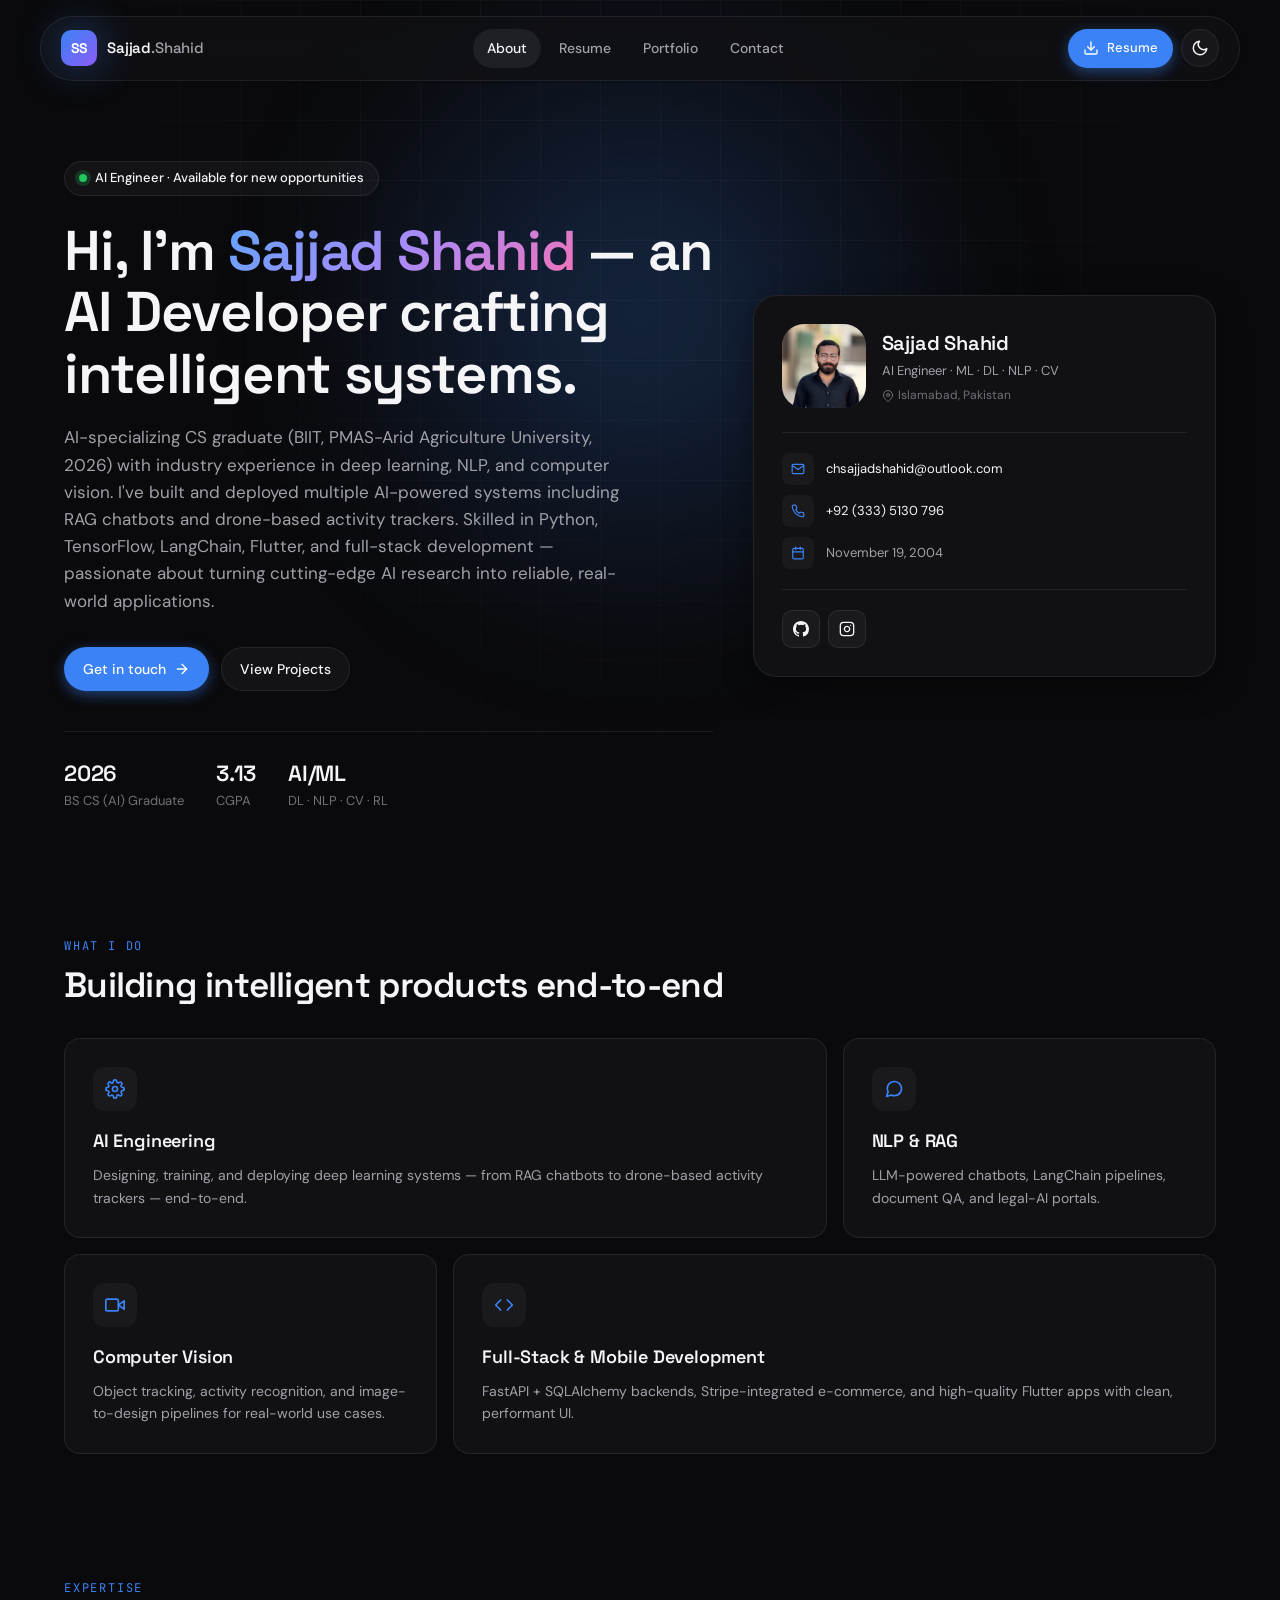
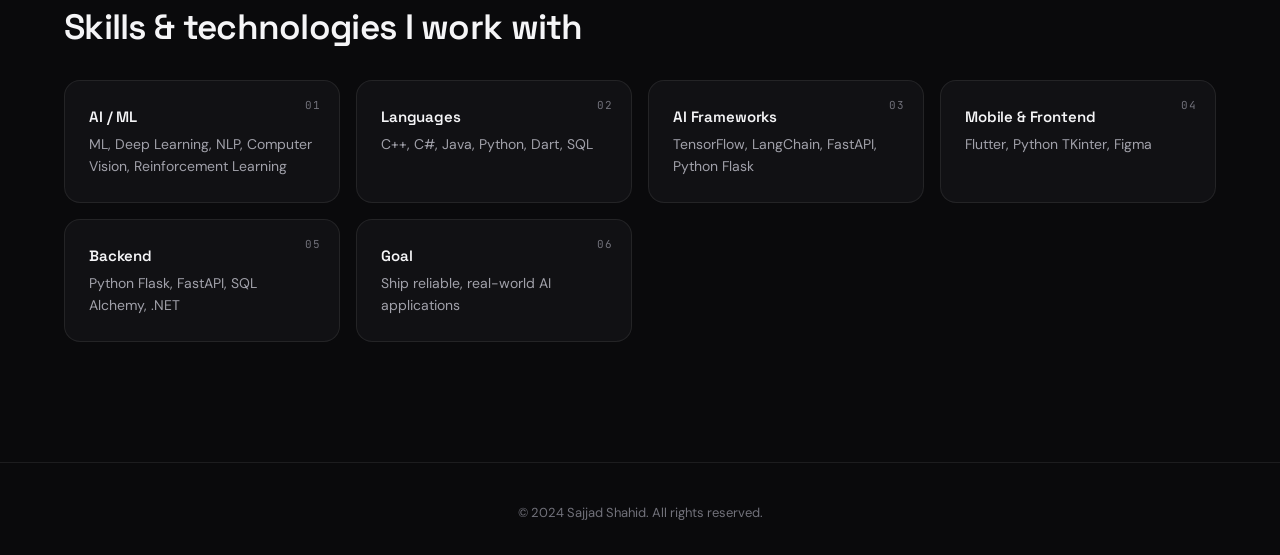
<file: index.html>
<!DOCTYPE html>
<html lang="en" data-theme="dark">

<head>
  <meta charset="UTF-8">
  <meta http-equiv="X-UA-Compatible" content="IE=edge">
  <meta name="viewport" content="width=device-width, initial-scale=1.0">
  <meta name="description" content="Sajjad Shahid — AI Developer, Machine Learning Engineer, and Flutter App Developer based in Islamabad, Pakistan.">
  <title>Sajjad Shahid — AI Developer & ML Engineer</title>

  <link rel="shortcut icon" href="./assets/images/ICON.ico" type="image/x-icon">

  <link rel="stylesheet" href="./assets/css/style.css">

  <link rel="preconnect" href="https://fonts.googleapis.com">
  <link rel="preconnect" href="https://fonts.gstatic.com" crossorigin>
  <link href="https://fonts.googleapis.com/css2?family=DM+Sans:wght@400;500;700&family=Space+Grotesk:wght@400;500;600;700&family=JetBrains+Mono:wght@400;500;600&display=swap" rel="stylesheet">
</head>

<body>
  <div class="bg-grid" aria-hidden="true"></div>
  <div class="bg-glow" aria-hidden="true"></div>

  <header class="topbar">
    <a href="./index.html" class="brand" aria-label="Sajjad Shahid — Home">
      <span class="brand-mark">SS</span>
      <span class="brand-name">Sajjad<span>.Shahid</span></span>
    </a>

    <nav class="topnav" aria-label="Primary">
      <ul class="nav-list" role="list">
        <li><a href="./index.html" class="nav-link active" data-page="about">About</a></li>
        <li><a href="./resume.html" class="nav-link" data-page="resume">Resume</a></li>
        <li><a href="./portfolio.html" class="nav-link" data-page="portfolio">Portfolio</a></li>
        <li><a href="./contact.html" class="nav-link" data-page="contact">Contact</a></li>
      </ul>
    </nav>

    <div class="topbar-actions">
      <a href="./assets/images/RESUME.pdf" download class="btn btn-primary btn-sm">
        <svg viewBox="0 0 24 24" fill="none" stroke="currentColor" stroke-width="2" stroke-linecap="round" stroke-linejoin="round" aria-hidden="true"><path d="M21 15v4a2 2 0 0 1-2 2H5a2 2 0 0 1-2-2v-4"/><polyline points="7 10 12 15 17 10"/><line x1="12" y1="15" x2="12" y2="3"/></svg>
        <span>Resume</span>
      </a>
      <button class="theme-toggle" id="themeToggle" aria-label="Toggle theme" type="button">
        <svg class="icon-sun" viewBox="0 0 24 24" fill="none" stroke="currentColor" stroke-width="2" stroke-linecap="round" stroke-linejoin="round" aria-hidden="true"><circle cx="12" cy="12" r="4"/><path d="M12 2v2M12 20v2M4.93 4.93l1.41 1.41M17.66 17.66l1.41 1.41M2 12h2M20 12h2M4.93 19.07l1.41-1.41M17.66 6.34l1.41-1.41"/></svg>
        <svg class="icon-moon" viewBox="0 0 24 24" fill="none" stroke="currentColor" stroke-width="2" stroke-linecap="round" stroke-linejoin="round" aria-hidden="true"><path d="M21 12.79A9 9 0 1 1 11.21 3 7 7 0 0 0 21 12.79z"/></svg>
      </button>
      <button class="menu-toggle" id="menuToggle" aria-label="Open menu" aria-expanded="false" type="button">
        <span></span><span></span><span></span>
      </button>
    </div>
  </header>

  <main class="container page" data-page-key="about">

    <section class="hero" id="about">
      <div class="hero-text">
        <div class="badge" data-reveal>
          <span class="status-dot" aria-hidden="true"></span>
          <span>AI Engineer · Available for new opportunities</span>
        </div>
        <h1 class="hero-title" data-reveal>
          Hi, I'm <span class="text-gradient">Sajjad Shahid</span> — an AI Developer crafting intelligent systems.
        </h1>
        <p class="hero-sub" data-reveal>
          AI-specializing CS graduate (BIIT, PMAS-Arid Agriculture University, 2026) with industry experience in deep learning, NLP, and computer vision. I've built and deployed multiple AI-powered systems including RAG chatbots and drone-based activity trackers. Skilled in Python, TensorFlow, LangChain, Flutter, and full-stack development — passionate about turning cutting-edge AI research into reliable, real-world applications.
        </p>
        <div class="hero-cta" data-reveal>
          <a href="./contact.html" class="btn btn-primary">
            <span>Get in touch</span>
            <svg viewBox="0 0 24 24" fill="none" stroke="currentColor" stroke-width="2" stroke-linecap="round" stroke-linejoin="round" aria-hidden="true"><line x1="5" y1="12" x2="19" y2="12"/><polyline points="12 5 19 12 12 19"/></svg>
          </a>
          <a href="./portfolio.html" class="btn btn-ghost">View Projects</a>
        </div>
        <ul class="hero-stats" role="list" data-reveal>
          <li><strong>2026</strong><span>BS CS (AI) Graduate</span></li>
          <li><strong>3.13</strong><span>CGPA</span></li>
          <li><strong>AI/ML</strong><span>DL · NLP · CV · RL</span></li>
        </ul>
      </div>

      <aside class="hero-card" data-reveal>
        <div class="profile">
          <div class="profile-avatar">
            <img src="./assets/images/my-avatar.png" alt="Sajjad Shahid" width="120" height="120">
            <span class="ring" aria-hidden="true"></span>
          </div>
          <div class="profile-info">
            <h2 class="profile-name">Sajjad Shahid</h2>
            <p class="profile-role">AI Engineer · ML · DL · NLP · CV</p>
            <p class="profile-loc">
              <svg viewBox="0 0 24 24" fill="none" stroke="currentColor" stroke-width="2" stroke-linecap="round" stroke-linejoin="round" aria-hidden="true"><path d="M21 10c0 7-9 13-9 13s-9-6-9-13a9 9 0 0 1 18 0z"/><circle cx="12" cy="10" r="3"/></svg>
              Islamabad, Pakistan
            </p>
          </div>
        </div>

        <ul class="profile-contact" role="list">
          <li>
            <span class="ic">
              <svg viewBox="0 0 24 24" fill="none" stroke="currentColor" stroke-width="2" stroke-linecap="round" stroke-linejoin="round" aria-hidden="true"><path d="M4 4h16c1.1 0 2 .9 2 2v12c0 1.1-.9 2-2 2H4c-1.1 0-2-.9-2-2V6c0-1.1.9-2 2-2z"/><polyline points="22,6 12,13 2,6"/></svg>
            </span>
            <a href="mailto:chsajjadshahid@outlook.com">chsajjadshahid@outlook.com</a>
          </li>
          <li>
            <span class="ic">
              <svg viewBox="0 0 24 24" fill="none" stroke="currentColor" stroke-width="2" stroke-linecap="round" stroke-linejoin="round" aria-hidden="true"><path d="M22 16.92v3a2 2 0 0 1-2.18 2 19.79 19.79 0 0 1-8.63-3.07 19.5 19.5 0 0 1-6-6 19.79 19.79 0 0 1-3.07-8.67A2 2 0 0 1 4.11 2h3a2 2 0 0 1 2 1.72 12.84 12.84 0 0 0 .7 2.81 2 2 0 0 1-.45 2.11L8.09 9.91a16 16 0 0 0 6 6l1.27-1.27a2 2 0 0 1 2.11-.45 12.84 12.84 0 0 0 2.81.7A2 2 0 0 1 22 16.92z"/></svg>
            </span>
            <a href="tel:+923335130796">+92 (333) 5130 796</a>
          </li>
          <li>
            <span class="ic">
              <svg viewBox="0 0 24 24" fill="none" stroke="currentColor" stroke-width="2" stroke-linecap="round" stroke-linejoin="round" aria-hidden="true"><rect x="3" y="4" width="18" height="18" rx="2" ry="2"/><line x1="16" y1="2" x2="16" y2="6"/><line x1="8" y1="2" x2="8" y2="6"/><line x1="3" y1="10" x2="21" y2="10"/></svg>
            </span>
            <time datetime="2004-11-19">November 19, 2004</time>
          </li>
        </ul>

        <div class="profile-socials">
          <a href="https://github.com/CODEWITHSAJJAD" class="social-btn" aria-label="GitHub" target="_blank" rel="noopener">
            <svg viewBox="0 0 24 24" fill="currentColor" aria-hidden="true"><path d="M12 0C5.37 0 0 5.37 0 12c0 5.3 3.44 9.8 8.21 11.39.6.11.82-.26.82-.58 0-.29-.01-1.04-.02-2.05-3.34.73-4.04-1.61-4.04-1.61-.55-1.39-1.34-1.76-1.34-1.76-1.09-.74.08-.73.08-.73 1.2.09 1.84 1.24 1.84 1.24 1.07 1.84 2.81 1.31 3.5 1 .11-.78.42-1.31.76-1.61-2.67-.3-5.47-1.33-5.47-5.92 0-1.31.47-2.38 1.24-3.22-.13-.3-.54-1.52.12-3.18 0 0 1.01-.32 3.3 1.23a11.5 11.5 0 0 1 6 0c2.29-1.55 3.3-1.23 3.3-1.23.66 1.66.25 2.88.12 3.18.77.84 1.24 1.91 1.24 3.22 0 4.6-2.8 5.61-5.48 5.91.43.37.81 1.1.81 2.22 0 1.61-.01 2.9-.01 3.29 0 .32.22.7.83.58A12 12 0 0 0 24 12c0-6.63-5.37-12-12-12z"/></svg>
          </a>
          <a href="https://www.instagram.com/suq00n_/?igshid=ZDc4ODBmNjlmNQ%3D%3D" class="social-btn" aria-label="Instagram" target="_blank" rel="noopener">
            <svg viewBox="0 0 24 24" fill="none" stroke="currentColor" stroke-width="2" stroke-linecap="round" stroke-linejoin="round" aria-hidden="true"><rect x="2" y="2" width="20" height="20" rx="5" ry="5"/><path d="M16 11.37A4 4 0 1 1 12.63 8 4 4 0 0 1 16 11.37z"/><line x1="17.5" y1="6.5" x2="17.51" y2="6.5"/></svg>
          </a>
        </div>
      </aside>
    </section>

    <section class="section" id="what-i-do" data-reveal>
      <header class="section-head">
        <span class="kicker">What I do</span>
        <h2 class="section-title">Building intelligent products end-to-end</h2>
      </header>
      <div class="bento">
        <article class="bento-card span-2">
          <div class="card-icon">
            <svg viewBox="0 0 24 24" fill="none" stroke="currentColor" stroke-width="2" stroke-linecap="round" stroke-linejoin="round" aria-hidden="true"><circle cx="12" cy="12" r="3"/><path d="M19.4 15a1.65 1.65 0 0 0 .33 1.82l.06.06a2 2 0 1 1-2.83 2.83l-.06-.06a1.65 1.65 0 0 0-1.82-.33 1.65 1.65 0 0 0-1 1.51V21a2 2 0 1 1-4 0v-.09A1.65 1.65 0 0 0 9 19.4a1.65 1.65 0 0 0-1.82.33l-.06.06a2 2 0 1 1-2.83-2.83l.06-.06a1.65 1.65 0 0 0 .33-1.82 1.65 1.65 0 0 0-1.51-1H3a2 2 0 1 1 0-4h.09A1.65 1.65 0 0 0 4.6 9a1.65 1.65 0 0 0-.33-1.82l-.06-.06a2 2 0 1 1 2.83-2.83l.06.06a1.65 1.65 0 0 0 1.82.33H9a1.65 1.65 0 0 0 1-1.51V3a2 2 0 1 1 4 0v.09a1.65 1.65 0 0 0 1 1.51 1.65 1.65 0 0 0 1.82-.33l.06-.06a2 2 0 1 1 2.83 2.83l-.06.06a1.65 1.65 0 0 0-.33 1.82V9a1.65 1.65 0 0 0 1.51 1H21a2 2 0 1 1 0 4h-.09a1.65 1.65 0 0 0-1.51 1z"/></svg>
          </div>
          <h3>AI Engineering</h3>
          <p>Designing, training, and deploying deep learning systems — from RAG chatbots to drone-based activity trackers — end-to-end.</p>
        </article>

        <article class="bento-card">
          <div class="card-icon">
            <svg viewBox="0 0 24 24" fill="none" stroke="currentColor" stroke-width="2" stroke-linecap="round" stroke-linejoin="round" aria-hidden="true"><path d="M21 11.5a8.38 8.38 0 0 1-.9 3.8 8.5 8.5 0 0 1-7.6 4.7 8.38 8.38 0 0 1-3.8-.9L3 21l1.9-5.7a8.38 8.38 0 0 1-.9-3.8 8.5 8.5 0 0 1 4.7-7.6 8.38 8.38 0 0 1 3.8-.9h.5a8.48 8.48 0 0 1 8 8v.5z"/></svg>
          </div>
          <h3>NLP &amp; RAG</h3>
          <p>LLM-powered chatbots, LangChain pipelines, document QA, and legal-AI portals.</p>
        </article>

        <article class="bento-card">
          <div class="card-icon">
            <svg viewBox="0 0 24 24" fill="none" stroke="currentColor" stroke-width="2" stroke-linecap="round" stroke-linejoin="round" aria-hidden="true"><path d="M23 7l-7 5 7 5V7z"/><rect x="1" y="5" width="15" height="14" rx="2" ry="2"/></svg>
          </div>
          <h3>Computer Vision</h3>
          <p>Object tracking, activity recognition, and image-to-design pipelines for real-world use cases.</p>
        </article>

        <article class="bento-card span-2">
          <div class="card-icon">
            <svg viewBox="0 0 24 24" fill="none" stroke="currentColor" stroke-width="2" stroke-linecap="round" stroke-linejoin="round" aria-hidden="true"><polyline points="16 18 22 12 16 6"/><polyline points="8 6 2 12 8 18"/></svg>
          </div>
          <h3>Full-Stack &amp; Mobile Development</h3>
          <p>FastAPI + SQLAlchemy backends, Stripe-integrated e-commerce, and high-quality Flutter apps with clean, performant UI.</p>
        </article>
      </div>
    </section>

    <section class="section" id="expertise" data-reveal>
      <header class="section-head">
        <span class="kicker">Expertise</span>
        <h2 class="section-title">Skills & technologies I work with</h2>
      </header>
      <ul class="skill-grid" role="list">
        <li class="skill-tile">
          <span class="skill-num">01</span>
          <h4>AI / ML</h4>
          <p>ML, Deep Learning, NLP, Computer Vision, Reinforcement Learning</p>
        </li>
        <li class="skill-tile">
          <span class="skill-num">02</span>
          <h4>Languages</h4>
          <p>C++, C#, Java, Python, Dart, SQL</p>
        </li>
        <li class="skill-tile">
          <span class="skill-num">03</span>
          <h4>AI Frameworks</h4>
          <p>TensorFlow, LangChain, FastAPI, Python Flask</p>
        </li>
        <li class="skill-tile">
          <span class="skill-num">04</span>
          <h4>Mobile &amp; Frontend</h4>
          <p>Flutter, Python TKinter, Figma</p>
        </li>
        <li class="skill-tile">
          <span class="skill-num">05</span>
          <h4>Backend</h4>
          <p>Python Flask, FastAPI, SQL Alchemy, .NET</p>
        </li>
        <li class="skill-tile">
          <span class="skill-num">06</span>
          <h4>Goal</h4>
          <p>Ship reliable, real-world AI applications</p>
        </li>
      </ul>
    </section>

  </main>

  <footer class="footer">
    <div class="footer-inner">
      <p>&copy; 2024 Sajjad Shahid. All rights reserved.</p>      
    </div>
  </footer>

  <script src="./assets/js/script.js"></script>
</body>

</html>
</file>
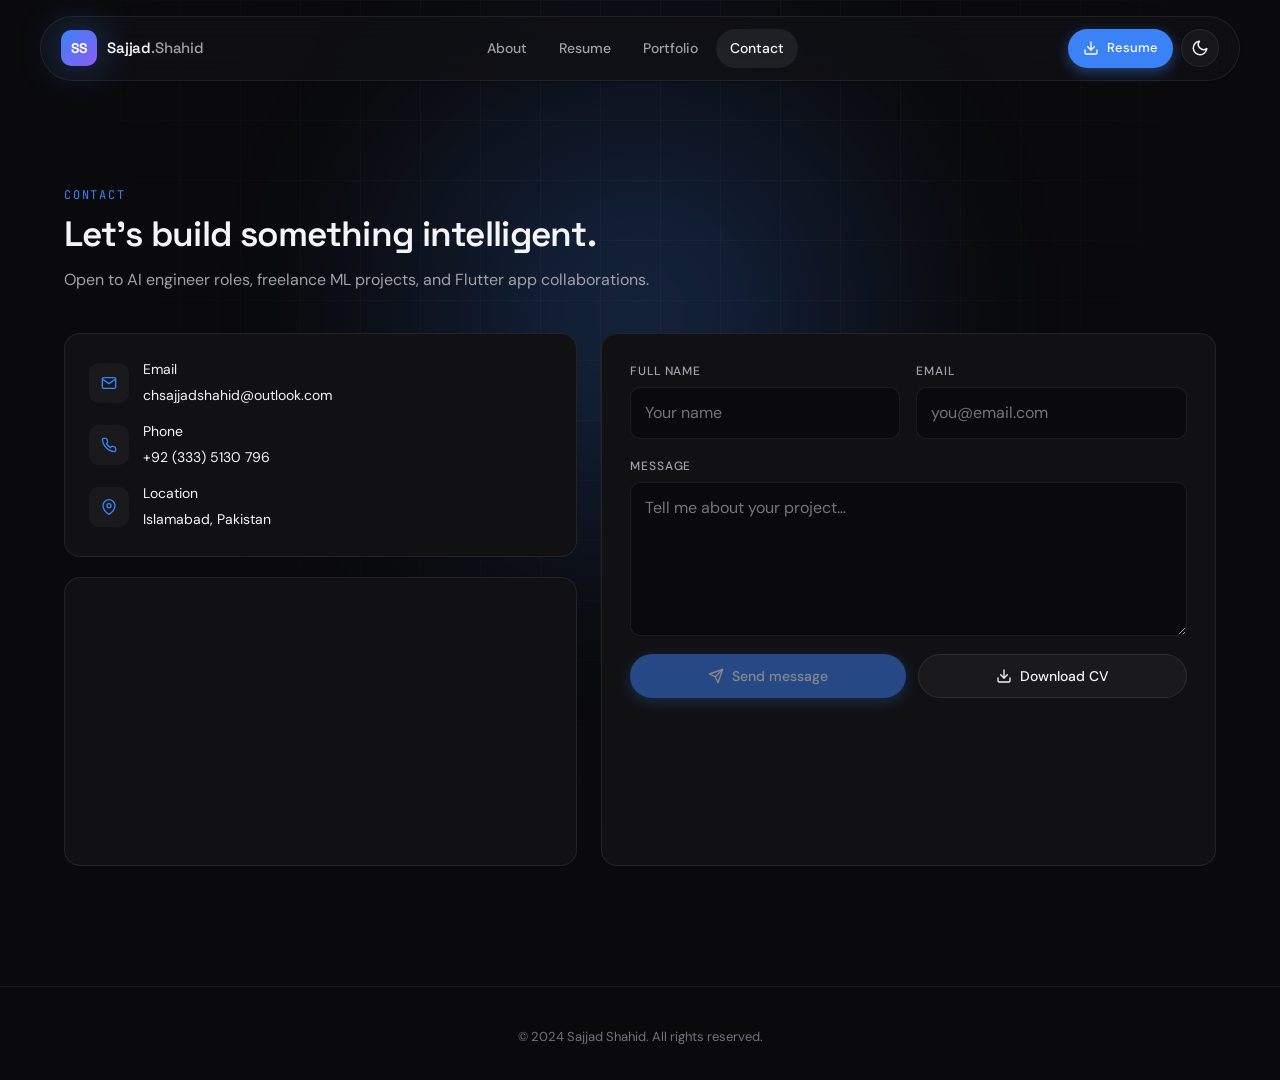
<file: contact.html>
<!DOCTYPE html>
<html lang="en" data-theme="dark">

<head>
  <meta charset="UTF-8">
  <meta http-equiv="X-UA-Compatible" content="IE=edge">
  <meta name="viewport" content="width=device-width, initial-scale=1.0">
  <meta name="description" content="Get in touch with Sajjad Shahid — AI Developer based in Islamabad, Pakistan.">
  <title>Contact — Sajjad Shahid</title>

  <link rel="shortcut icon" href="./assets/images/ICON.ico" type="image/x-icon">

  <link rel="stylesheet" href="./assets/css/style.css">

  <link rel="preconnect" href="https://fonts.googleapis.com">
  <link rel="preconnect" href="https://fonts.gstatic.com" crossorigin>
  <link href="https://fonts.googleapis.com/css2?family=DM+Sans:wght@400;500;700&family=Space+Grotesk:wght@400;500;600;700&family=JetBrains+Mono:wght@400;500;600&display=swap" rel="stylesheet">
</head>

<body>
  <div class="bg-grid" aria-hidden="true"></div>
  <div class="bg-glow" aria-hidden="true"></div>

  <header class="topbar">
    <a href="./index.html" class="brand" aria-label="Sajjad Shahid — Home">
      <span class="brand-mark">SS</span>
      <span class="brand-name">Sajjad<span>.Shahid</span></span>
    </a>

    <nav class="topnav" aria-label="Primary">
      <ul class="nav-list" role="list">
        <li><a href="./index.html" class="nav-link" data-page="about">About</a></li>
        <li><a href="./resume.html" class="nav-link" data-page="resume">Resume</a></li>
        <li><a href="./portfolio.html" class="nav-link" data-page="portfolio">Portfolio</a></li>
        <li><a href="./contact.html" class="nav-link active" data-page="contact">Contact</a></li>
      </ul>
    </nav>

    <div class="topbar-actions">
      <a href="./assets/images/RESUME.pdf" download class="btn btn-primary btn-sm">
        <svg viewBox="0 0 24 24" fill="none" stroke="currentColor" stroke-width="2" stroke-linecap="round" stroke-linejoin="round" aria-hidden="true"><path d="M21 15v4a2 2 0 0 1-2 2H5a2 2 0 0 1-2-2v-4"/><polyline points="7 10 12 15 17 10"/><line x1="12" y1="15" x2="12" y2="3"/></svg>
        <span>Resume</span>
      </a>
      <button class="theme-toggle" id="themeToggle" aria-label="Toggle theme" type="button">
        <svg class="icon-sun" viewBox="0 0 24 24" fill="none" stroke="currentColor" stroke-width="2" stroke-linecap="round" stroke-linejoin="round" aria-hidden="true"><circle cx="12" cy="12" r="4"/><path d="M12 2v2M12 20v2M4.93 4.93l1.41 1.41M17.66 17.66l1.41 1.41M2 12h2M20 12h2M4.93 19.07l1.41-1.41M17.66 6.34l1.41-1.41"/></svg>
        <svg class="icon-moon" viewBox="0 0 24 24" fill="none" stroke="currentColor" stroke-width="2" stroke-linecap="round" stroke-linejoin="round" aria-hidden="true"><path d="M21 12.79A9 9 0 1 1 11.21 3 7 7 0 0 0 21 12.79z"/></svg>
      </button>
      <button class="menu-toggle" id="menuToggle" aria-label="Open menu" aria-expanded="false" type="button">
        <span></span><span></span><span></span>
      </button>
    </div>
  </header>

  <main class="container page" data-page-key="contact">

    <section class="section page-hero" id="contact" data-reveal>
      <header class="section-head">
        <span class="kicker">Contact</span>
        <h1 class="section-title">Let's build something intelligent.</h1>
        <p class="section-sub">Open to AI engineer roles, freelance ML projects, and Flutter app collaborations.</p>
      </header>

      <div class="contact-grid">
        <div class="contact-info">
          <ul class="contact-list" role="list">
            <li>
              <span class="ic">
                <svg viewBox="0 0 24 24" fill="none" stroke="currentColor" stroke-width="2" stroke-linecap="round" stroke-linejoin="round" aria-hidden="true"><path d="M4 4h16c1.1 0 2 .9 2 2v12c0 1.1-.9 2-2 2H4c-1.1 0-2-.9-2-2V6c0-1.1.9-2 2-2z"/><polyline points="22,6 12,13 2,6"/></svg>
              </span>
              <div>
                <span class="contact-label">Email</span>
                <a href="mailto:chsajjadshahid@outlook.com">chsajjadshahid@outlook.com</a>
              </div>
            </li>
            <li>
              <span class="ic">
                <svg viewBox="0 0 24 24" fill="none" stroke="currentColor" stroke-width="2" stroke-linecap="round" stroke-linejoin="round" aria-hidden="true"><path d="M22 16.92v3a2 2 0 0 1-2.18 2 19.79 19.79 0 0 1-8.63-3.07 19.5 19.5 0 0 1-6-6 19.79 19.79 0 0 1-3.07-8.67A2 2 0 0 1 4.11 2h3a2 2 0 0 1 2 1.72 12.84 12.84 0 0 0 .7 2.81 2 2 0 0 1-.45 2.11L8.09 9.91a16 16 0 0 0 6 6l1.27-1.27a2 2 0 0 1 2.11-.45 12.84 12.84 0 0 0 2.81.7A2 2 0 0 1 22 16.92z"/></svg>
              </span>
              <div>
                <span class="contact-label">Phone</span>
                <a href="tel:+923335130796">+92 (333) 5130 796</a>
              </div>
            </li>
            <li>
              <span class="ic">
                <svg viewBox="0 0 24 24" fill="none" stroke="currentColor" stroke-width="2" stroke-linecap="round" stroke-linejoin="round" aria-hidden="true"><path d="M21 10c0 7-9 13-9 13s-9-6-9-13a9 9 0 0 1 18 0z"/><circle cx="12" cy="10" r="3"/></svg>
              </span>
              <div>
                <span class="contact-label">Location</span>
                <span>Islamabad, Pakistan</span>
              </div>
            </li>
          </ul>

          <div class="map-wrap" data-mapbox>
            <iframe
              src="https://www.google.com/maps/embed?pb=!1m18!1m12!1m3!1d13286.294725119957!2d73.0271162811288!3d33.6422942869497!2m3!1f0!2f0!3f0!3m2!1i1024!2i768!4f13.1!3m3!1m2!1s0x38df95a8f6675407%3A0x4723e13d788c0f23!2sI%2010%2F1%20I-10%2C%20Islamabad%2C%20Islamabad%20Capital%20Territory%2C%20Pakistan!5e0!3m2!1sen!2s!4v1733077499259!5m2!1sen!2s"
              width="100%" height="280" loading="lazy" style="border:0;border-radius:16px" referrerpolicy="no-referrer-when-downgrade" title="Islamabad, Pakistan">
            </iframe>
          </div>
        </div>

        <form class="contact-form" action="https://formsubmit.co/chsajjadshahid@gmail.com" method="POST" data-form>
          <div class="row">
            <label class="field">
              <span>Full name</span>
              <input type="text" name="fullname" placeholder="Your name" required data-form-input>
            </label>
            <label class="field">
              <span>Email</span>
              <input type="email" name="email" placeholder="you@email.com" required data-form-input>
            </label>
          </div>
          <label class="field">
            <span>Message</span>
            <textarea name="message" rows="5" placeholder="Tell me about your project…" required data-form-input></textarea>
          </label>
          <div class="form-actions">
            <button class="btn btn-primary" type="submit" disabled data-form-btn>
              <svg viewBox="0 0 24 24" fill="none" stroke="currentColor" stroke-width="2" stroke-linecap="round" stroke-linejoin="round" aria-hidden="true"><line x1="22" y1="2" x2="11" y2="13"/><polygon points="22 2 15 22 11 13 2 9 22 2"/></svg>
              <span>Send message</span>
            </button>
            <a href="./assets/images/RESUME.pdf" download class="btn btn-ghost">
              <svg viewBox="0 0 24 24" fill="none" stroke="currentColor" stroke-width="2" stroke-linecap="round" stroke-linejoin="round" aria-hidden="true"><path d="M21 15v4a2 2 0 0 1-2 2H5a2 2 0 0 1-2-2v-4"/><polyline points="7 10 12 15 17 10"/><line x1="12" y1="15" x2="12" y2="3"/></svg>
              <span>Download CV</span>
            </a>
          </div>
        </form>
      </div>
    </section>

  </main>

  <footer class="footer">
    <div class="footer-inner">
      <p>&copy; 2024 Sajjad Shahid. All rights reserved.</p>      
    </div>
  </footer>

  <script src="./assets/js/script.js"></script>
</body>

</html>
</file>
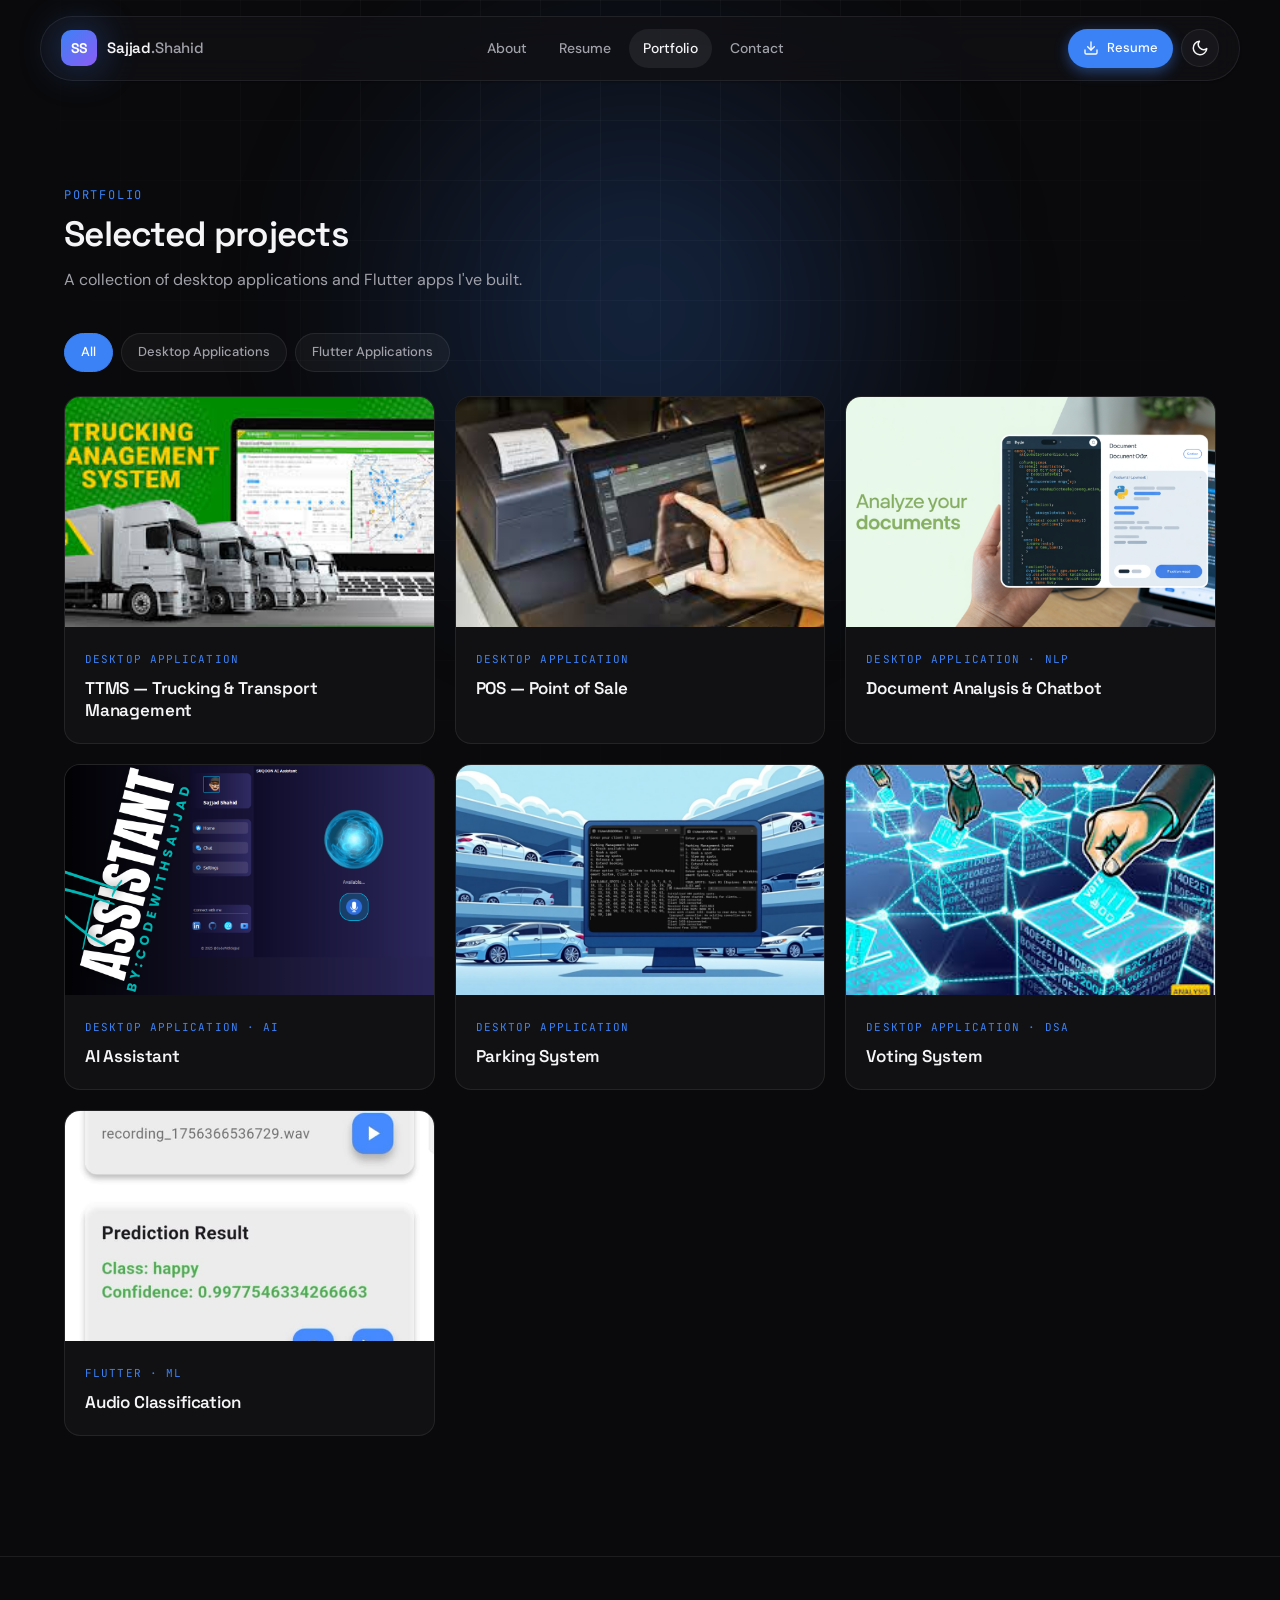
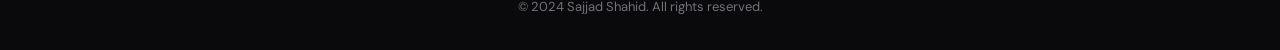
<file: portfolio.html>
<!DOCTYPE html>
<html lang="en" data-theme="dark">

<head>
  <meta charset="UTF-8">
  <meta http-equiv="X-UA-Compatible" content="IE=edge">
  <meta name="viewport" content="width=device-width, initial-scale=1.0">
  <meta name="description" content="Selected projects by Sajjad Shahid — desktop apps, Flutter apps, and AI work.">
  <title>Portfolio — Sajjad Shahid</title>

  <link rel="shortcut icon" href="./assets/images/ICON.ico" type="image/x-icon">

  <link rel="stylesheet" href="./assets/css/style.css">

  <link rel="preconnect" href="https://fonts.googleapis.com">
  <link rel="preconnect" href="https://fonts.gstatic.com" crossorigin>
  <link href="https://fonts.googleapis.com/css2?family=DM+Sans:wght@400;500;700&family=Space+Grotesk:wght@400;500;600;700&family=JetBrains+Mono:wght@400;500;600&display=swap" rel="stylesheet">
</head>

<body>
  <div class="bg-grid" aria-hidden="true"></div>
  <div class="bg-glow" aria-hidden="true"></div>

  <header class="topbar">
    <a href="./index.html" class="brand" aria-label="Sajjad Shahid — Home">
      <span class="brand-mark">SS</span>
      <span class="brand-name">Sajjad<span>.Shahid</span></span>
    </a>

    <nav class="topnav" aria-label="Primary">
      <ul class="nav-list" role="list">
        <li><a href="./index.html" class="nav-link" data-page="about">About</a></li>
        <li><a href="./resume.html" class="nav-link" data-page="resume">Resume</a></li>
        <li><a href="./portfolio.html" class="nav-link active" data-page="portfolio">Portfolio</a></li>
        <li><a href="./contact.html" class="nav-link" data-page="contact">Contact</a></li>
      </ul>
    </nav>

    <div class="topbar-actions">
      <a href="./assets/images/RESUME.pdf" download class="btn btn-primary btn-sm">
        <svg viewBox="0 0 24 24" fill="none" stroke="currentColor" stroke-width="2" stroke-linecap="round" stroke-linejoin="round" aria-hidden="true"><path d="M21 15v4a2 2 0 0 1-2 2H5a2 2 0 0 1-2-2v-4"/><polyline points="7 10 12 15 17 10"/><line x1="12" y1="15" x2="12" y2="3"/></svg>
        <span>Resume</span>
      </a>
      <button class="theme-toggle" id="themeToggle" aria-label="Toggle theme" type="button">
        <svg class="icon-sun" viewBox="0 0 24 24" fill="none" stroke="currentColor" stroke-width="2" stroke-linecap="round" stroke-linejoin="round" aria-hidden="true"><circle cx="12" cy="12" r="4"/><path d="M12 2v2M12 20v2M4.93 4.93l1.41 1.41M17.66 17.66l1.41 1.41M2 12h2M20 12h2M4.93 19.07l1.41-1.41M17.66 6.34l1.41-1.41"/></svg>
        <svg class="icon-moon" viewBox="0 0 24 24" fill="none" stroke="currentColor" stroke-width="2" stroke-linecap="round" stroke-linejoin="round" aria-hidden="true"><path d="M21 12.79A9 9 0 1 1 11.21 3 7 7 0 0 0 21 12.79z"/></svg>
      </button>
      <button class="menu-toggle" id="menuToggle" aria-label="Open menu" aria-expanded="false" type="button">
        <span></span><span></span><span></span>
      </button>
    </div>
  </header>

  <main class="container page" data-page-key="portfolio">

    <section class="section page-hero" id="portfolio">
      <header class="section-head" data-reveal>
        <span class="kicker">Portfolio</span>
        <h1 class="section-title">Selected projects</h1>
        <p class="section-sub">A collection of desktop applications and Flutter apps I've built.</p>
      </header>

      <div class="filter-bar" data-reveal role="tablist" aria-label="Project filter">
        <button class="chip active" data-filter-btn data-target="all" role="tab" aria-selected="true">All</button>
        <button class="chip" data-filter-btn data-target="desktop" role="tab" aria-selected="false">Desktop Applications</button>
        <button class="chip" data-filter-btn data-target="flutter" role="tab" aria-selected="false">Flutter Applications</button>
      </div>

      <ul class="projects" role="list" data-reveal>
        <li class="project-card" data-filter-item data-category="desktop">
          <a href="https://github.com/CODEWITHSAJJAD/TTMS" target="_blank" rel="noopener" class="project-link">
            <div class="project-media">
              <img src="./assets/images/trucking_management.jpg" alt="Trucking &amp; Transport Management System screenshot" loading="lazy">
              <div class="project-overlay"><span>View project</span></div>
            </div>
            <div class="project-meta">
              <span class="project-cat">Desktop Application</span>
              <h3>TTMS — Trucking &amp; Transport Management</h3>
            </div>
          </a>
        </li>

        <li class="project-card" data-filter-item data-category="desktop">
          <a href="https://github.com/CODEWITHSAJJAD/POS" target="_blank" rel="noopener" class="project-link">
            <div class="project-media">
              <img src="./assets/images/POS.jpg" alt="Point of Sale system screenshot" loading="lazy">
              <div class="project-overlay"><span>View project</span></div>
            </div>
            <div class="project-meta">
              <span class="project-cat">Desktop Application</span>
              <h3>POS — Point of Sale</h3>
            </div>
          </a>
        </li>

        <li class="project-card" data-filter-item data-category="desktop">
          <a href="https://github.com/CODEWITHSAJJAD/DOC_CHATBOT" target="_blank" rel="noopener" class="project-link">
            <div class="project-media">
              <img src="./assets/images/DOCS_QNA_PROJ.jpeg" alt="Document analysis and chatbot application" loading="lazy">
              <div class="project-overlay"><span>View project</span></div>
            </div>
            <div class="project-meta">
              <span class="project-cat">Desktop Application · NLP</span>
              <h3>Document Analysis &amp; Chatbot</h3>
            </div>
          </a>
        </li>

        <li class="project-card" data-filter-item data-category="desktop">
          <a href="https://github.com/CODEWITHSAJJAD/ASSISTANT" target="_blank" rel="noopener" class="project-link">
            <div class="project-media">
              <img src="./assets/images/ASSISTANT.png" alt="AI Assistant application screenshot" loading="lazy">
              <div class="project-overlay"><span>View project</span></div>
            </div>
            <div class="project-meta">
              <span class="project-cat">Desktop Application · AI</span>
              <h3>AI Assistant</h3>
            </div>
          </a>
        </li>

        <li class="project-card" data-filter-item data-category="desktop">
          <a href="https://github.com/CODEWITHSAJJAD/PDC/tree/main/MY%20TAKS/Assignment_client" target="_blank" rel="noopener" class="project-link">
            <div class="project-media">
              <img src="./assets/images/parking_system.jpg" alt="Parking management system" loading="lazy">
              <div class="project-overlay"><span>View project</span></div>
            </div>
            <div class="project-meta">
              <span class="project-cat">Desktop Application</span>
              <h3>Parking System</h3>
            </div>
          </a>
        </li>

        <li class="project-card" data-filter-item data-category="desktop">
          <a href="https://github.com/CODEWITHSAJJAD/vooting_system-in-DSA-v2" target="_blank" rel="noopener" class="project-link">
            <div class="project-media">
              <img src="./assets/images/vooting_management.jpg" alt="Voting management system" loading="lazy">
              <div class="project-overlay"><span>View project</span></div>
            </div>
            <div class="project-meta">
              <span class="project-cat">Desktop Application · DSA</span>
              <h3>Voting System</h3>
            </div>
          </a>
        </li>

        <li class="project-card" data-filter-item data-category="flutter">
          <a href="https://github.com/CODEWITHSAJJAD/Audio_Classifier_with_flutter" target="_blank" rel="noopener" class="project-link">
            <div class="project-media">
              <img src="./assets/images/Audio-Classification.jpeg" alt="Audio classification mobile app" loading="lazy">
              <div class="project-overlay"><span>View project</span></div>
            </div>
            <div class="project-meta">
              <span class="project-cat">Flutter · ML</span>
              <h3>Audio Classification</h3>
            </div>
          </a>
        </li>
      </ul>
    </section>

  </main>

  <footer class="footer">
    <div class="footer-inner">
      <p>&copy; 2024 Sajjad Shahid. All rights reserved.</p>      
    </div>
  </footer>

  <script src="./assets/js/script.js"></script>
</body>

</html>
</file>
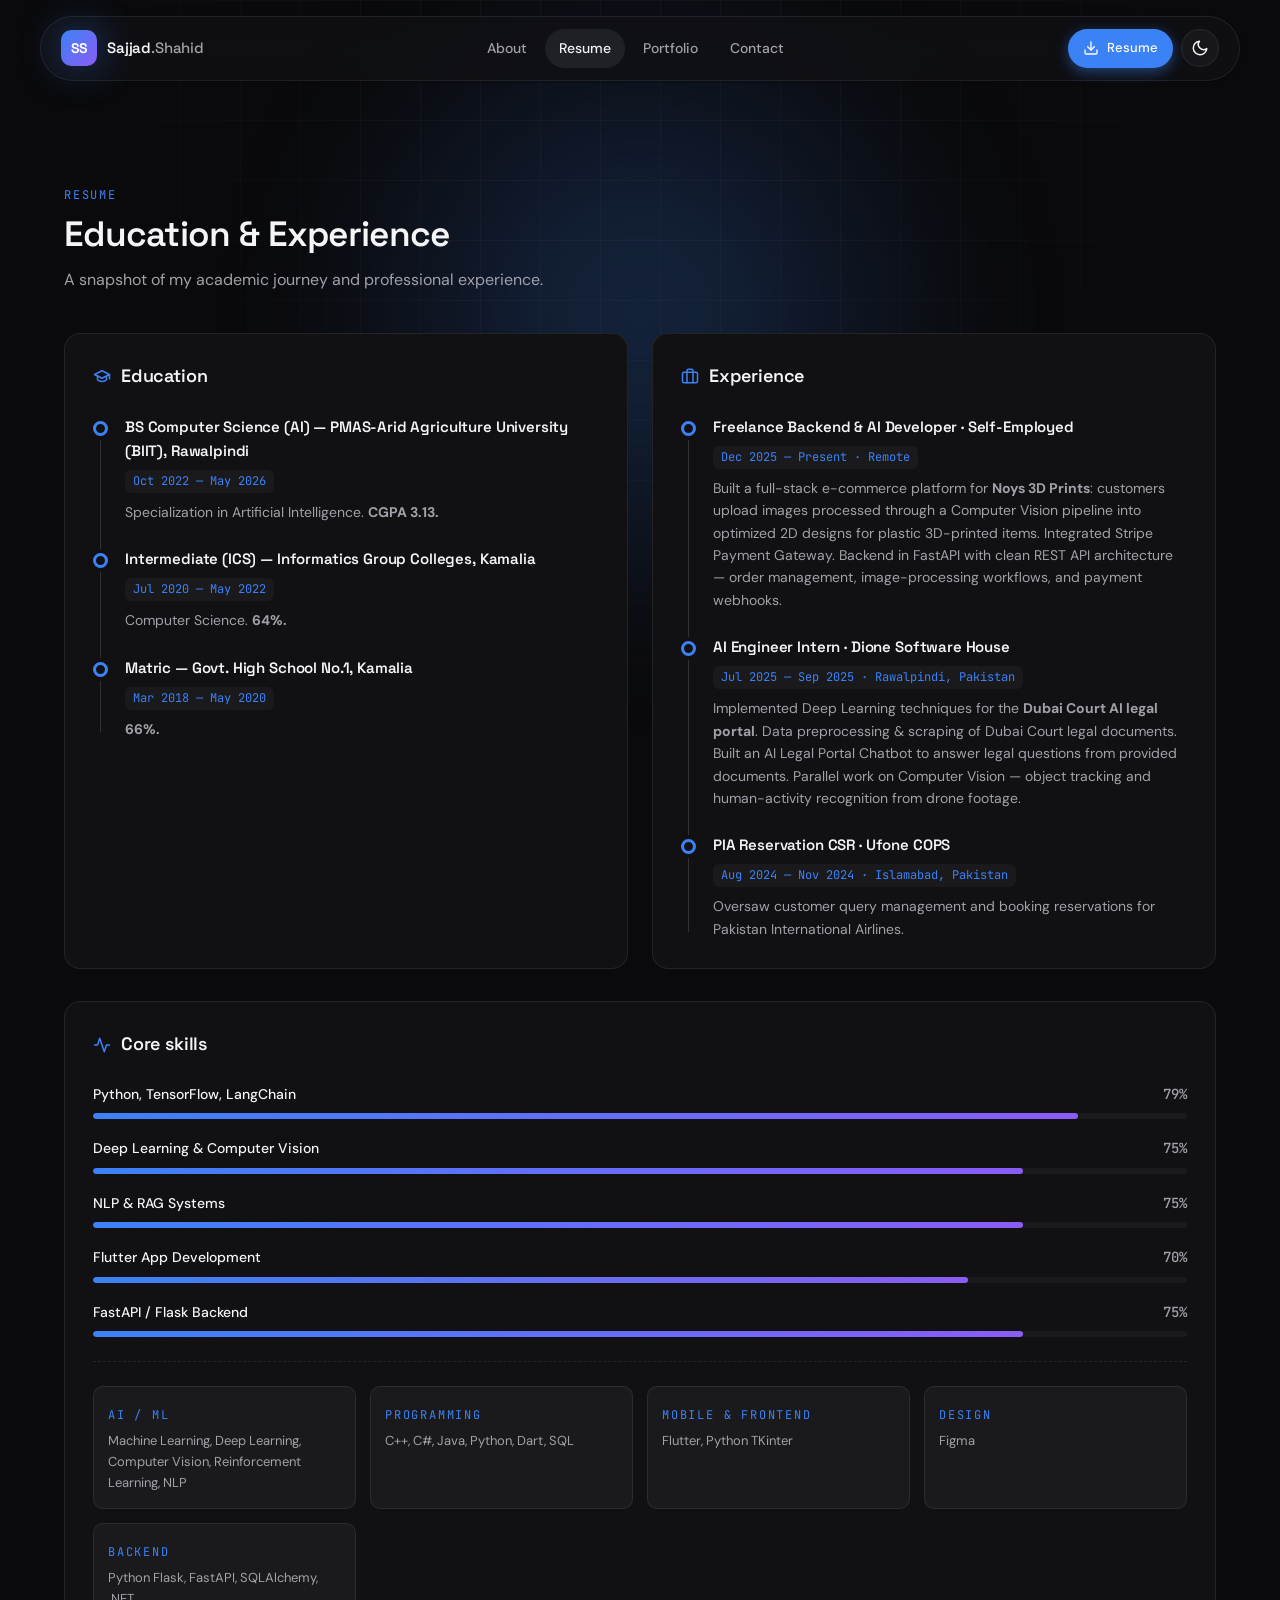
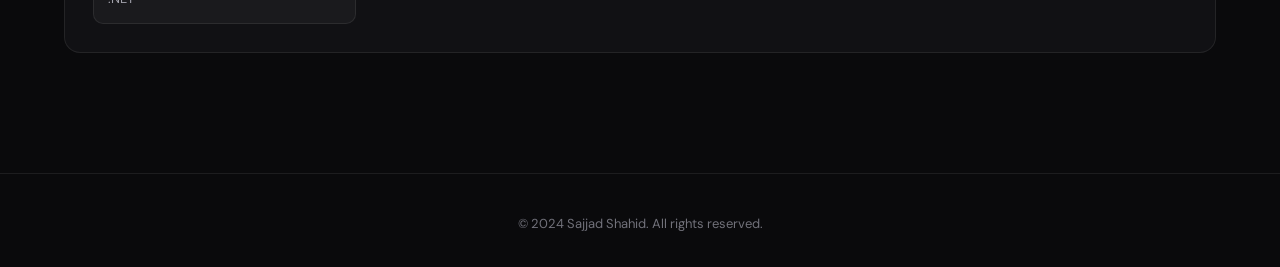
<file: resume.html>
<!DOCTYPE html>
<html lang="en" data-theme="dark">

<head>
  <meta charset="UTF-8">
  <meta http-equiv="X-UA-Compatible" content="IE=edge">
  <meta name="viewport" content="width=device-width, initial-scale=1.0">
  <meta name="description" content="Sajjad Shahid — Resume, education, experience and core skills.">
  <title>Resume — Sajjad Shahid</title>

  <link rel="shortcut icon" href="./assets/images/ICON.ico" type="image/x-icon">

  <link rel="stylesheet" href="./assets/css/style.css">

  <link rel="preconnect" href="https://fonts.googleapis.com">
  <link rel="preconnect" href="https://fonts.gstatic.com" crossorigin>
  <link href="https://fonts.googleapis.com/css2?family=DM+Sans:wght@400;500;700&family=Space+Grotesk:wght@400;500;600;700&family=JetBrains+Mono:wght@400;500;600&display=swap" rel="stylesheet">
</head>

<body>
  <div class="bg-grid" aria-hidden="true"></div>
  <div class="bg-glow" aria-hidden="true"></div>

  <header class="topbar">
    <a href="./index.html" class="brand" aria-label="Sajjad Shahid — Home">
      <span class="brand-mark">SS</span>
      <span class="brand-name">Sajjad<span>.Shahid</span></span>
    </a>

    <nav class="topnav" aria-label="Primary">
      <ul class="nav-list" role="list">
        <li><a href="./index.html" class="nav-link" data-page="about">About</a></li>
        <li><a href="./resume.html" class="nav-link active" data-page="resume">Resume</a></li>
        <li><a href="./portfolio.html" class="nav-link" data-page="portfolio">Portfolio</a></li>
        <li><a href="./contact.html" class="nav-link" data-page="contact">Contact</a></li>
      </ul>
    </nav>

    <div class="topbar-actions">
      <a href="./assets/images/RESUME.pdf" download class="btn btn-primary btn-sm">
        <svg viewBox="0 0 24 24" fill="none" stroke="currentColor" stroke-width="2" stroke-linecap="round" stroke-linejoin="round" aria-hidden="true"><path d="M21 15v4a2 2 0 0 1-2 2H5a2 2 0 0 1-2-2v-4"/><polyline points="7 10 12 15 17 10"/><line x1="12" y1="15" x2="12" y2="3"/></svg>
        <span>Resume</span>
      </a>
      <button class="theme-toggle" id="themeToggle" aria-label="Toggle theme" type="button">
        <svg class="icon-sun" viewBox="0 0 24 24" fill="none" stroke="currentColor" stroke-width="2" stroke-linecap="round" stroke-linejoin="round" aria-hidden="true"><circle cx="12" cy="12" r="4"/><path d="M12 2v2M12 20v2M4.93 4.93l1.41 1.41M17.66 17.66l1.41 1.41M2 12h2M20 12h2M4.93 19.07l1.41-1.41M17.66 6.34l1.41-1.41"/></svg>
        <svg class="icon-moon" viewBox="0 0 24 24" fill="none" stroke="currentColor" stroke-width="2" stroke-linecap="round" stroke-linejoin="round" aria-hidden="true"><path d="M21 12.79A9 9 0 1 1 11.21 3 7 7 0 0 0 21 12.79z"/></svg>
      </button>
      <button class="menu-toggle" id="menuToggle" aria-label="Open menu" aria-expanded="false" type="button">
        <span></span><span></span><span></span>
      </button>
    </div>
  </header>

  <main class="container page" data-page-key="resume">

    <section class="section page-hero" id="resume">
      <header class="section-head" data-reveal>
        <span class="kicker">Resume</span>
        <h1 class="section-title">Education &amp; Experience</h1>
        <p class="section-sub">A snapshot of my academic journey and professional experience.</p>
      </header>

      <div class="resume-grid">
        <div class="resume-col" data-reveal>
          <h3 class="col-title">
            <svg viewBox="0 0 24 24" fill="none" stroke="currentColor" stroke-width="2" stroke-linecap="round" stroke-linejoin="round" aria-hidden="true"><path d="M22 10v6M2 10l10-5 10 5-10 5z"/><path d="M6 12v5c3 3 9 3 12 0v-5"/></svg>
            Education
          </h3>
          <ol class="timeline" role="list">
            <li class="tl-item">
              <div class="tl-dot" aria-hidden="true"></div>
              <div class="tl-body">
                <h4>BS Computer Science (AI) — PMAS-Arid Agriculture University (BIIT), Rawalpindi</h4>
                <span class="tl-period">Oct 2022 — May 2026</span>
                <p>Specialization in Artificial Intelligence. <strong>CGPA 3.13.</strong></p>
              </div>
            </li>
            <li class="tl-item">
              <div class="tl-dot" aria-hidden="true"></div>
              <div class="tl-body">
                <h4>Intermediate (ICS) — Informatics Group Colleges, Kamalia</h4>
                <span class="tl-period">Jul 2020 — May 2022</span>
                <p>Computer Science. <strong>64%.</strong></p>
              </div>
            </li>
            <li class="tl-item">
              <div class="tl-dot" aria-hidden="true"></div>
              <div class="tl-body">
                <h4>Matric — Govt. High School No.1, Kamalia</h4>
                <span class="tl-period">Mar 2018 — May 2020</span>
                <p><strong>66%.</strong></p>
              </div>
            </li>
          </ol>
        </div>

        <div class="resume-col" data-reveal>
          <h3 class="col-title">
            <svg viewBox="0 0 24 24" fill="none" stroke="currentColor" stroke-width="2" stroke-linecap="round" stroke-linejoin="round" aria-hidden="true"><rect x="2" y="7" width="20" height="14" rx="2" ry="2"/><path d="M16 21V5a2 2 0 0 0-2-2h-4a2 2 0 0 0-2 2v16"/></svg>
            Experience
          </h3>
          <ol class="timeline" role="list">
            <li class="tl-item">
              <div class="tl-dot" aria-hidden="true"></div>
              <div class="tl-body">
                <h4>Freelance Backend &amp; AI Developer · Self-Employed</h4>
                <span class="tl-period">Dec 2025 — Present · Remote</span>
                <p>Built a full-stack e-commerce platform for <strong>Noys 3D Prints</strong>: customers upload images processed through a Computer Vision pipeline into optimized 2D designs for plastic 3D-printed items. Integrated Stripe Payment Gateway. Backend in FastAPI with clean REST API architecture — order management, image-processing workflows, and payment webhooks.</p>
              </div>
            </li>
            <li class="tl-item">
              <div class="tl-dot" aria-hidden="true"></div>
              <div class="tl-body">
                <h4>AI Engineer Intern · Dione Software House</h4>
                <span class="tl-period">Jul 2025 — Sep 2025 · Rawalpindi, Pakistan</span>
                <p>Implemented Deep Learning techniques for the <strong>Dubai Court AI legal portal</strong>. Data preprocessing &amp; scraping of Dubai Court legal documents. Built an AI Legal Portal Chatbot to answer legal questions from provided documents. Parallel work on Computer Vision — object tracking and human-activity recognition from drone footage.</p>
              </div>
            </li>
            <li class="tl-item">
              <div class="tl-dot" aria-hidden="true"></div>
              <div class="tl-body">
                <h4>PIA Reservation CSR · Ufone COPS</h4>
                <span class="tl-period">Aug 2024 — Nov 2024 · Islamabad, Pakistan</span>
                <p>Oversaw customer query management and booking reservations for Pakistan International Airlines.</p>
              </div>
            </li>
          </ol>
        </div>
      </div>

      <div class="skills-block" data-reveal>
        <h3 class="col-title">
          <svg viewBox="0 0 24 24" fill="none" stroke="currentColor" stroke-width="2" stroke-linecap="round" stroke-linejoin="round" aria-hidden="true"><polyline points="22 12 18 12 15 21 9 3 6 12 2 12"/></svg>
          Core skills
        </h3>
        <ul class="bars" role="list">
          <li class="bar">
            <div class="bar-head"><span>Python, TensorFlow, LangChain</span><span class="bar-pct" data-target="90">0%</span></div>
            <div class="bar-track"><div class="bar-fill" data-fill="90"></div></div>
          </li>
          <li class="bar">
            <div class="bar-head"><span>Deep Learning &amp; Computer Vision</span><span class="bar-pct" data-target="85">0%</span></div>
            <div class="bar-track"><div class="bar-fill" data-fill="85"></div></div>
          </li>
          <li class="bar">
            <div class="bar-head"><span>NLP &amp; RAG Systems</span><span class="bar-pct" data-target="85">0%</span></div>
            <div class="bar-track"><div class="bar-fill" data-fill="85"></div></div>
          </li>
          <li class="bar">
            <div class="bar-head"><span>Flutter App Development</span><span class="bar-pct" data-target="80">0%</span></div>
            <div class="bar-track"><div class="bar-fill" data-fill="80"></div></div>
          </li>
          <li class="bar">
            <div class="bar-head"><span>FastAPI / Flask Backend</span><span class="bar-pct" data-target="85">0%</span></div>
            <div class="bar-track"><div class="bar-fill" data-fill="85"></div></div>
          </li>
        </ul>

        <ul class="skill-tags" role="list">
          <li><span class="kicker">AI / ML</span><p>Machine Learning, Deep Learning, Computer Vision, Reinforcement Learning, NLP</p></li>
          <li><span class="kicker">Programming</span><p>C++, C#, Java, Python, Dart, SQL</p></li>
          <li><span class="kicker">Mobile &amp; Frontend</span><p>Flutter, Python TKinter</p></li>
          <li><span class="kicker">Design</span><p>Figma</p></li>
          <li><span class="kicker">Backend</span><p>Python Flask, FastAPI, SQLAlchemy, .NET</p></li>
        </ul>
      </div>
    </section>

  </main>

  <footer class="footer">
    <div class="footer-inner">
      <p>&copy; 2024 Sajjad Shahid. All rights reserved.</p>      
    </div>
  </footer>

  <script src="./assets/js/script.js"></script>
</body>

</html>
</file>
<file: assets/css/style.css>
/* =========================================================
   Sajjad Shahid — Portfolio (Redesign)
   Stack: HTML + Vanilla CSS
   Theme: Dark by default, with light theme toggle
   Type:  Space Grotesk (headings) / DM Sans (body) / JetBrains Mono
   ========================================================= */

:root {
  /* Color tokens — Dark (default) */
  --bg: #0a0a0c;
  --bg-elev: #111114;
  --bg-elev-2: #16161a;
  --surface: rgba(255, 255, 255, 0.04);
  --surface-hover: rgba(255, 255, 255, 0.07);
  --border: rgba(255, 255, 255, 0.08);
  --border-strong: rgba(255, 255, 255, 0.14);
  --text: #f5f5f7;
  --text-muted: #a1a1aa;
  --text-dim: #71717a;

  /* Accent — Blue */
  --accent: #3b82f6;
  --accent-2: #60a5fa;
  --accent-glow: rgba(59, 130, 246, 0.45);

  --grad-1: linear-gradient(135deg, #3b82f6 0%, #8b5cf6 100%);
  --grad-2: linear-gradient(135deg, #60a5fa 0%, #a78bfa 50%, #f472b6 100%);

  --radius: 16px;
  --radius-lg: 24px;
  --radius-sm: 10px;
  --shadow-1: 0 1px 2px rgba(0, 0, 0, 0.3);
  --shadow-2: 0 8px 30px rgba(0, 0, 0, 0.35);
  --shadow-glow: 0 0 40px var(--accent-glow);

  --transition: 200ms cubic-bezier(0.4, 0, 0.2, 1);
  --transition-slow: 400ms cubic-bezier(0.4, 0, 0.2, 1);

  --font-sans: 'DM Sans', system-ui, -apple-system, 'Segoe UI', Roboto, sans-serif;
  --font-display: 'Space Grotesk', var(--font-sans);
  --font-mono: 'JetBrains Mono', ui-monospace, 'SFMono-Regular', Menlo, monospace;

  --maxw: 1200px;
}

[data-theme="light"] {
  --bg: #fafafa;
  --bg-elev: #ffffff;
  --bg-elev-2: #f4f4f5;
  --surface: rgba(0, 0, 0, 0.03);
  --surface-hover: rgba(0, 0, 0, 0.06);
  --border: rgba(0, 0, 0, 0.08);
  --border-strong: rgba(0, 0, 0, 0.14);
  --text: #09090b;
  --text-muted: #52525b;
  --text-dim: #71717a;
  --accent: #2563eb;
  --accent-2: #3b82f6;
  --accent-glow: rgba(37, 99, 235, 0.25);
  --shadow-1: 0 1px 2px rgba(0, 0, 0, 0.05);
  --shadow-2: 0 10px 30px rgba(0, 0, 0, 0.08);
}

/* ===== Reset & base ===== */
*, *::before, *::after { box-sizing: border-box; }
* { margin: 0; padding: 0; }

html { scroll-behavior: smooth; -webkit-text-size-adjust: 100%; }

body {
  font-family: var(--font-sans);
  background: var(--bg);
  color: var(--text);
  line-height: 1.6;
  font-size: 16px;
  -webkit-font-smoothing: antialiased;
  -moz-osx-font-smoothing: grayscale;
  min-height: 100vh;
  overflow-x: hidden;
  transition: background-color var(--transition), color var(--transition);
}

img { max-width: 100%; display: block; }
a { color: inherit; text-decoration: none; }
button { font: inherit; cursor: pointer; border: 0; background: none; color: inherit; }
ul, ol { list-style: none; }
::selection { background: var(--accent); color: #fff; }

/* ===== Background decoration ===== */
.bg-grid {
  position: fixed;
  inset: 0;
  background-image:
    linear-gradient(to right, var(--border) 1px, transparent 1px),
    linear-gradient(to bottom, var(--border) 1px, transparent 1px);
  background-size: 60px 60px;
  mask-image: radial-gradient(ellipse at top, black 30%, transparent 75%);
  -webkit-mask-image: radial-gradient(ellipse at top, black 30%, transparent 75%);
  opacity: 0.4;
  z-index: -2;
  pointer-events: none;
}

.bg-glow {
  position: fixed;
  top: -10%;
  left: 50%;
  transform: translateX(-50%);
  width: 800px;
  height: 800px;
  background: radial-gradient(circle, var(--accent-glow) 0%, transparent 60%);
  filter: blur(80px);
  z-index: -1;
  pointer-events: none;
  opacity: 0.6;
}

/* ===== Layout container ===== */
.container {
  max-width: var(--maxw);
  margin: 0 auto;
  padding: 0 24px;
}

/* ===== Topbar ===== */
.topbar {
  position: sticky;
  top: 16px;
  z-index: 100;
  max-width: var(--maxw);
  margin: 16px auto 0;
  padding: 12px 20px;
  display: flex;
  align-items: center;
  justify-content: space-between;
  gap: 24px;
  background: color-mix(in srgb, var(--bg-elev) 80%, transparent);
  backdrop-filter: saturate(150%) blur(14px);
  -webkit-backdrop-filter: saturate(150%) blur(14px);
  border: 1px solid var(--border);
  border-radius: 999px;
  box-shadow: var(--shadow-1);
  width: calc(100% - 32px);
  transition: top var(--transition), box-shadow var(--transition);
}

.topbar.scrolled { box-shadow: var(--shadow-2); }

.brand {
  display: flex;
  align-items: center;
  gap: 10px;
  font-family: var(--font-display);
  font-weight: 600;
  letter-spacing: -0.01em;
}

.brand-mark {
  display: inline-grid;
  place-items: center;
  width: 36px;
  height: 36px;
  border-radius: 10px;
  background: var(--grad-1);
  color: #fff;
  font-size: 14px;
  font-weight: 700;
  letter-spacing: 0;
  box-shadow: var(--shadow-glow);
}

.brand-name { font-size: 15px; }
.brand-name span { color: var(--text-muted); font-weight: 500; }

.topnav { flex: 1; display: flex; justify-content: center; }
.nav-list { display: flex; gap: 4px; }
.nav-link {
  position: relative;
  display: inline-block;
  padding: 8px 14px;
  font-size: 14px;
  font-weight: 500;
  color: var(--text-muted);
  border-radius: 999px;
  transition: color var(--transition), background var(--transition);
}
.nav-link:hover { color: var(--text); background: var(--surface); }
.nav-link.active { color: var(--text); background: var(--surface-hover); }

.topbar-actions { display: flex; align-items: center; gap: 8px; }

/* ===== Buttons ===== */
.btn {
  display: inline-flex;
  align-items: center;
  gap: 8px;
  padding: 10px 18px;
  font-size: 14px;
  font-weight: 500;
  border-radius: 999px;
  border: 1px solid transparent;
  transition: transform var(--transition), background var(--transition), border-color var(--transition), color var(--transition);
  white-space: nowrap;
}
.btn svg { width: 16px; height: 16px; }
.btn-sm { padding: 8px 14px; font-size: 13px; }
.btn-primary {
  background: var(--accent);
  color: #fff;
  box-shadow: 0 4px 14px var(--accent-glow);
}
.btn-primary:hover { background: var(--accent-2); transform: translateY(-1px); }
.btn-primary:active { transform: translateY(0); }
.btn-ghost {
  background: var(--surface);
  border-color: var(--border);
  color: var(--text);
}
.btn-ghost:hover { background: var(--surface-hover); border-color: var(--border-strong); }

/* Theme & menu toggles */
.theme-toggle,
.menu-toggle {
  display: inline-grid;
  place-items: center;
  width: 38px;
  height: 38px;
  border-radius: 50%;
  background: var(--surface);
  border: 1px solid var(--border);
  transition: background var(--transition), border-color var(--transition);
}
.theme-toggle:hover,
.menu-toggle:hover { background: var(--surface-hover); border-color: var(--border-strong); }
.theme-toggle svg { width: 18px; height: 18px; }
.theme-toggle .icon-sun { display: none; }
[data-theme="light"] .theme-toggle .icon-sun { display: block; }
[data-theme="light"] .theme-toggle .icon-moon { display: none; }

.menu-toggle { display: none; flex-direction: column; gap: 4px; }
.menu-toggle span {
  width: 18px;
  height: 2px;
  background: var(--text);
  border-radius: 2px;
  transition: transform var(--transition), opacity var(--transition);
}
.menu-toggle.open span:nth-child(1) { transform: translateY(6px) rotate(45deg); }
.menu-toggle.open span:nth-child(2) { opacity: 0; }
.menu-toggle.open span:nth-child(3) { transform: translateY(-6px) rotate(-45deg); }

/* ===== Hero ===== */
.hero {
  display: grid;
  grid-template-columns: 1.4fr 1fr;
  gap: 40px;
  align-items: center;
  padding: 80px 0 60px;
}

.badge {
  display: inline-flex;
  align-items: center;
  gap: 8px;
  padding: 6px 14px;
  font-size: 13px;
  font-weight: 500;
  color: var(--text);
  background: var(--surface);
  border: 1px solid var(--border);
  border-radius: 999px;
  margin-bottom: 24px;
}
.status-dot {
  width: 8px;
  height: 8px;
  border-radius: 50%;
  background: #22c55e;
  box-shadow: 0 0 0 4px rgba(34, 197, 94, 0.2);
  animation: pulse 2s ease-in-out infinite;
}
@keyframes pulse {
  0%, 100% { box-shadow: 0 0 0 0 rgba(34, 197, 94, 0.4); }
  50% { box-shadow: 0 0 0 8px rgba(34, 197, 94, 0); }
}

.hero-title {
  font-family: var(--font-display);
  font-size: clamp(2rem, 5vw, 3.5rem);
  font-weight: 600;
  line-height: 1.1;
  letter-spacing: -0.02em;
  margin-bottom: 20px;
}
.text-gradient {
  background: var(--grad-2);
  -webkit-background-clip: text;
  background-clip: text;
  -webkit-text-fill-color: transparent;
  color: transparent;
}

.hero-sub {
  font-size: 17px;
  color: var(--text-muted);
  max-width: 560px;
  margin-bottom: 32px;
}
.hero-sub strong { color: var(--text); font-weight: 600; }

.hero-cta { display: flex; flex-wrap: wrap; gap: 12px; margin-bottom: 40px; }

.hero-stats {
  display: flex;
  gap: 32px;
  flex-wrap: wrap;
  padding-top: 24px;
  border-top: 1px solid var(--border);
}
.hero-stats li { display: flex; flex-direction: column; }
.hero-stats strong {
  font-family: var(--font-display);
  font-size: 22px;
  font-weight: 600;
  color: var(--text);
  letter-spacing: -0.01em;
}
.hero-stats span { font-size: 13px; color: var(--text-dim); }

/* Hero profile card */
.hero-card {
  position: relative;
  padding: 28px;
  background: var(--bg-elev);
  border: 1px solid var(--border);
  border-radius: var(--radius-lg);
  box-shadow: var(--shadow-2);
  overflow: hidden;
}
.hero-card::before {
  content: "";
  position: absolute;
  inset: -1px;
  background: var(--grad-1);
  border-radius: inherit;
  opacity: 0;
  transition: opacity var(--transition-slow);
  z-index: -1;
  filter: blur(20px);
}
.hero-card:hover::before { opacity: 0.15; }

.profile { display: flex; align-items: center; gap: 16px; margin-bottom: 24px; }
.profile-avatar {
  position: relative;
  width: 84px;
  height: 84px;
  border-radius: 22px;
  overflow: hidden;
  background: var(--surface);
  flex-shrink: 0;
}
.profile-avatar img { width: 100%; height: 100%; object-fit: cover; }
.profile-avatar .ring {
  position: absolute;
  inset: -3px;
  border-radius: 24px;
  background: var(--grad-1);
  z-index: -1;
  filter: blur(8px);
  opacity: 0.6;
}
.profile-name {
  font-family: var(--font-display);
  font-size: 20px;
  font-weight: 600;
  letter-spacing: -0.01em;
}
.profile-role {
  font-size: 13px;
  color: var(--text-muted);
  margin-top: 2px;
}
.profile-loc {
  display: flex;
  align-items: center;
  gap: 4px;
  font-size: 12px;
  color: var(--text-dim);
  margin-top: 4px;
}
.profile-loc svg { width: 12px; height: 12px; }

.profile-contact {
  display: flex;
  flex-direction: column;
  gap: 10px;
  padding: 20px 0;
  border-top: 1px solid var(--border);
  border-bottom: 1px solid var(--border);
  margin-bottom: 20px;
}
.profile-contact li {
  display: flex;
  align-items: center;
  gap: 12px;
  font-size: 13px;
  color: var(--text-muted);
}
.profile-contact a { color: var(--text); transition: color var(--transition); word-break: break-all; }
.profile-contact a:hover { color: var(--accent); }
.profile-contact .ic {
  display: grid;
  place-items: center;
  width: 32px;
  height: 32px;
  border-radius: 8px;
  background: var(--surface);
  color: var(--accent);
  flex-shrink: 0;
}
.profile-contact .ic svg { width: 14px; height: 14px; }

.profile-socials { display: flex; gap: 8px; }
.social-btn {
  display: grid;
  place-items: center;
  width: 38px;
  height: 38px;
  border-radius: 10px;
  background: var(--surface);
  border: 1px solid var(--border);
  color: var(--text);
  transition: background var(--transition), border-color var(--transition), color var(--transition), transform var(--transition);
}
.social-btn svg { width: 16px; height: 16px; }
.social-btn:hover { background: var(--surface-hover); border-color: var(--accent); color: var(--accent); transform: translateY(-2px); }

/* ===== Section primitives ===== */
.section { padding: 60px 0; scroll-margin-top: 100px; }

/* Standalone-page hero (resume/portfolio/contact) */
.page-hero { padding-top: 100px; }
.page-hero .section-head { margin-bottom: 40px; }
.section-head { margin-bottom: 32px; max-width: 720px; }
.kicker {
  display: inline-block;
  font-family: var(--font-mono);
  font-size: 12px;
  text-transform: uppercase;
  letter-spacing: 0.15em;
  color: var(--accent);
  margin-bottom: 8px;
}
.section-title {
  font-family: var(--font-display);
  font-size: clamp(1.6rem, 3.5vw, 2.2rem);
  font-weight: 600;
  letter-spacing: -0.02em;
  line-height: 1.2;
}
.section-sub {
  margin-top: 12px;
  color: var(--text-muted);
  font-size: 16px;
}

/* ===== Bento grid ===== */
.bento {
  display: grid;
  grid-template-columns: repeat(3, 1fr);
  gap: 16px;
}
.bento-card {
  position: relative;
  padding: 28px;
  background: var(--bg-elev);
  border: 1px solid var(--border);
  border-radius: var(--radius);
  transition: transform var(--transition), border-color var(--transition), background var(--transition);
  overflow: hidden;
}
.bento-card::after {
  content: "";
  position: absolute;
  top: 0; right: 0;
  width: 200px;
  height: 200px;
  background: radial-gradient(circle at top right, var(--accent-glow), transparent 70%);
  opacity: 0;
  transition: opacity var(--transition-slow);
  pointer-events: none;
}
.bento-card:hover { transform: translateY(-3px); border-color: var(--border-strong); }
.bento-card:hover::after { opacity: 0.6; }
.bento-card.span-2 { grid-column: span 2; }
.card-icon {
  display: inline-grid;
  place-items: center;
  width: 44px;
  height: 44px;
  border-radius: 12px;
  background: var(--surface);
  color: var(--accent);
  margin-bottom: 16px;
}
.card-icon svg { width: 20px; height: 20px; }
.bento-card h3 {
  font-family: var(--font-display);
  font-size: 18px;
  font-weight: 600;
  margin-bottom: 8px;
  letter-spacing: -0.01em;
}
.bento-card p { color: var(--text-muted); font-size: 14px; }

/* ===== Skill grid ===== */
.skill-grid {
  display: grid;
  grid-template-columns: repeat(auto-fit, minmax(220px, 1fr));
  gap: 16px;
}
.skill-tile {
  position: relative;
  padding: 24px;
  background: var(--bg-elev);
  border: 1px solid var(--border);
  border-radius: var(--radius);
  transition: transform var(--transition), border-color var(--transition);
}
.skill-tile:hover { transform: translateY(-2px); border-color: var(--border-strong); }
.skill-num {
  position: absolute;
  top: 16px;
  right: 18px;
  font-family: var(--font-mono);
  font-size: 11px;
  color: var(--text-dim);
  letter-spacing: 0.1em;
}
.skill-tile h4 {
  font-family: var(--font-display);
  font-size: 15px;
  font-weight: 600;
  margin-bottom: 4px;
  letter-spacing: -0.01em;
}
.skill-tile p { color: var(--text-muted); font-size: 14px; }

/* ===== Resume ===== */
.resume-grid {
  display: grid;
  grid-template-columns: 1fr 1fr;
  gap: 24px;
  margin-bottom: 32px;
}
.resume-col {
  padding: 28px;
  background: var(--bg-elev);
  border: 1px solid var(--border);
  border-radius: var(--radius);
}
.col-title {
  display: flex;
  align-items: center;
  gap: 10px;
  font-family: var(--font-display);
  font-size: 18px;
  font-weight: 600;
  margin-bottom: 24px;
  letter-spacing: -0.01em;
}
.col-title svg { width: 18px; height: 18px; color: var(--accent); }

.timeline { display: flex; flex-direction: column; gap: 24px; position: relative; }
.timeline::before {
  content: "";
  position: absolute;
  left: 7px;
  top: 8px;
  bottom: 8px;
  width: 1px;
  background: var(--border-strong);
}
.tl-item { position: relative; padding-left: 32px; }
.tl-dot {
  position: absolute;
  left: 0;
  top: 6px;
  width: 15px;
  height: 15px;
  border-radius: 50%;
  background: var(--bg-elev);
  border: 3px solid var(--accent);
  box-shadow: 0 0 0 4px var(--bg-elev);
}
.tl-item h4 {
  font-family: var(--font-display);
  font-size: 15px;
  font-weight: 600;
  letter-spacing: -0.01em;
  margin-bottom: 4px;
}
.tl-period {
  display: inline-block;
  font-family: var(--font-mono);
  font-size: 12px;
  color: var(--accent);
  background: var(--surface);
  padding: 2px 8px;
  border-radius: 6px;
  margin-bottom: 8px;
}
.tl-body p { color: var(--text-muted); font-size: 14px; }

/* Skill bars */
.skills-block {
  padding: 28px;
  background: var(--bg-elev);
  border: 1px solid var(--border);
  border-radius: var(--radius);
}
.bars { display: flex; flex-direction: column; gap: 18px; }

.skill-tags {
  display: grid;
  grid-template-columns: repeat(auto-fit, minmax(220px, 1fr));
  gap: 14px;
  margin-top: 24px;
  padding-top: 24px;
  border-top: 1px dashed var(--border);
}
.skill-tags li { padding: 14px; background: var(--surface); border: 1px solid var(--border); border-radius: var(--radius-sm); }
.skill-tags .kicker { display: inline-block; margin-bottom: 6px; }
.skill-tags p { font-size: 13px; color: var(--text-muted); }
.bar-head {
  display: flex;
  justify-content: space-between;
  margin-bottom: 8px;
  font-size: 14px;
  color: var(--text);
  font-weight: 500;
}
.bar-pct { font-family: var(--font-mono); color: var(--text-muted); }
.bar-track {
  height: 6px;
  background: var(--surface);
  border-radius: 999px;
  overflow: hidden;
}
.bar-fill {
  height: 100%;
  width: 0;
  background: var(--grad-1);
  border-radius: 999px;
  transition: width 1.2s cubic-bezier(0.4, 0, 0.2, 1);
}

/* ===== Filter & projects ===== */
.filter-bar {
  display: flex;
  flex-wrap: wrap;
  gap: 8px;
  margin-bottom: 24px;
}
.chip {
  padding: 8px 16px;
  font-size: 13px;
  font-weight: 500;
  color: var(--text-muted);
  background: var(--surface);
  border: 1px solid var(--border);
  border-radius: 999px;
  transition: background var(--transition), color var(--transition), border-color var(--transition);
}
.chip:hover { background: var(--surface-hover); color: var(--text); }
.chip.active {
  background: var(--accent);
  color: #fff;
  border-color: var(--accent);
}

.projects {
  display: grid;
  grid-template-columns: repeat(auto-fill, minmax(300px, 1fr));
  gap: 20px;
}
.project-card {
  border-radius: var(--radius);
  overflow: hidden;
  background: var(--bg-elev);
  border: 1px solid var(--border);
  transition: transform var(--transition), opacity var(--transition), border-color var(--transition);
}
.project-card.hidden { display: none; }
.project-card:hover { transform: translateY(-4px); border-color: var(--border-strong); }
.project-link { display: block; }
.project-media {
  position: relative;
  aspect-ratio: 16 / 10;
  overflow: hidden;
  background: var(--bg-elev-2);
}
.project-media img {
  width: 100%;
  height: 100%;
  object-fit: cover;
  transition: transform var(--transition-slow);
}
.project-card:hover .project-media img { transform: scale(1.05); }
.project-overlay {
  position: absolute;
  inset: 0;
  display: grid;
  place-items: center;
  background: linear-gradient(to top, rgba(0, 0, 0, 0.7), rgba(0, 0, 0, 0.2));
  color: #fff;
  font-weight: 500;
  font-size: 14px;
  opacity: 0;
  transition: opacity var(--transition);
}
.project-card:hover .project-overlay { opacity: 1; }
.project-meta { padding: 18px 20px 22px; }
.project-cat {
  display: inline-block;
  font-family: var(--font-mono);
  font-size: 11px;
  letter-spacing: 0.1em;
  text-transform: uppercase;
  color: var(--accent);
  margin-bottom: 8px;
}
.project-meta h3 {
  font-family: var(--font-display);
  font-size: 17px;
  font-weight: 600;
  letter-spacing: -0.01em;
  line-height: 1.3;
}

/* ===== Contact ===== */
.contact-grid {
  display: grid;
  grid-template-columns: 1fr 1.2fr;
  gap: 24px;
}
.contact-info { display: flex; flex-direction: column; gap: 20px; }
.contact-list { display: flex; flex-direction: column; gap: 12px; padding: 24px; background: var(--bg-elev); border: 1px solid var(--border); border-radius: var(--radius); }
.contact-list li { display: flex; align-items: center; gap: 14px; }
.contact-list .ic {
  display: grid;
  place-items: center;
  width: 40px;
  height: 40px;
  border-radius: 10px;
  background: var(--surface);
  color: var(--accent);
  flex-shrink: 0;
}
.contact-list .ic svg { width: 16px; height: 16px; }
.contact-label { display: block; font-size: 12px; color: var(--text-dim); margin-bottom: 2px; }
.contact-list a, .contact-list span { font-size: 14px; color: var(--text); }
.contact-list a:hover { color: var(--accent); }

.map-wrap {
  border-radius: var(--radius);
  overflow: hidden;
  border: 1px solid var(--border);
  background: var(--bg-elev);
}

.contact-form {
  padding: 28px;
  background: var(--bg-elev);
  border: 1px solid var(--border);
  border-radius: var(--radius);
  display: flex;
  flex-direction: column;
  gap: 18px;
}
.contact-form .row { display: grid; grid-template-columns: 1fr 1fr; gap: 16px; }
.field { display: flex; flex-direction: column; gap: 6px; }
.field > span {
  font-size: 12px;
  font-weight: 500;
  color: var(--text-muted);
  text-transform: uppercase;
  letter-spacing: 0.08em;
}
.field input, .field textarea {
  width: 100%;
  padding: 12px 14px;
  font: inherit;
  color: var(--text);
  background: var(--bg);
  border: 1px solid var(--border);
  border-radius: var(--radius-sm);
  transition: border-color var(--transition), background var(--transition);
  font-family: var(--font-sans);
}
.field textarea { resize: vertical; min-height: 120px; }
.field input:focus, .field textarea:focus {
  outline: none;
  border-color: var(--accent);
  background: var(--bg-elev-2);
}
.form-actions { display: flex; flex-wrap: wrap; gap: 12px; }
.form-actions .btn { flex: 1 1 auto; justify-content: center; }
.form-actions .btn[disabled] { opacity: 0.5; cursor: not-allowed; }
.form-actions .btn[disabled]:hover { transform: none; }

/* ===== Footer ===== */
.footer {  text-align: center;padding: 40px 24px 32px; border-top: 1px solid var(--border); margin-top: 60px; }
.footer-inner {
  text-align: center;
  max-width: var(--maxw);
  margin: 0 auto;
  display: flex;
  justify-content: center;
  align-items: center;
  flex-wrap: wrap;
  gap: 12px;
  font-size: 13px;
  color: var(--text-dim);
}
.footer-tag { font-family: var(--font-mono); font-size: 12px; }

/* ===== Reveal animation ===== */
[data-reveal] {
  opacity: 0;
  transform: translateY(20px);
  transition: opacity 600ms ease, transform 600ms cubic-bezier(0.4, 0, 0.2, 1);
}
[data-reveal].in-view { opacity: 1; transform: translateY(0); }

/* ===== Responsive ===== */
@media (max-width: 960px) {
  .hero { grid-template-columns: 1fr; padding: 48px 0 32px; gap: 32px; }
  .bento { grid-template-columns: repeat(2, 1fr); }
  .bento-card.span-2 { grid-column: span 2; }
  .resume-grid { grid-template-columns: 1fr; }
  .contact-grid { grid-template-columns: 1fr; }
}

@media (max-width: 720px) {
  .menu-toggle { display: inline-grid; }
  .topbar { padding: 10px 14px; gap: 12px; }
  .brand-name { display: none; }
  .topnav {
    order: 3;
    position: absolute;
    top: 100%;
    right: 0;
    margin-top: 12px;
    background: var(--bg-elev);
    border: 1px solid var(--border);
    border-radius: var(--radius);
    padding: 12px;
    min-width: 200px;
    transform: translateY(-10px);
    opacity: 0;
    pointer-events: none;
    transition: transform var(--transition), opacity var(--transition);
  }
  .topnav.open { transform: translateY(0); opacity: 1; pointer-events: auto; }
  .nav-list { flex-direction: column; gap: 4px; }
  .nav-link { display: block; padding: 10px 14px; text-align: right; }

  .bento { grid-template-columns: 1fr; }
  .bento-card.span-2 { grid-column: span 1; }
  .contact-form .row { grid-template-columns: 1fr; }
  .hero-cta .btn { flex: 1 1 auto; justify-content: center; }
  .section { padding: 40px 0; }
}

@media (max-width: 480px) {
  .container { padding: 0 16px; }
  .topbar { width: calc(100% - 16px); }
  .topbar-actions .btn span { display: none; }
  .topbar-actions .btn { padding: 8px; }
  .hero-stats { gap: 20px; }
  .projects { grid-template-columns: 1fr; }
}

/* ===== Reduced motion ===== */
@media (prefers-reduced-motion: reduce) {
  *, *::before, *::after {
    animation-duration: 0.01ms !important;
    transition-duration: 0.01ms !important;
    scroll-behavior: auto !important;
  }
  [data-reveal] { opacity: 1; transform: none; }
}
</file>
